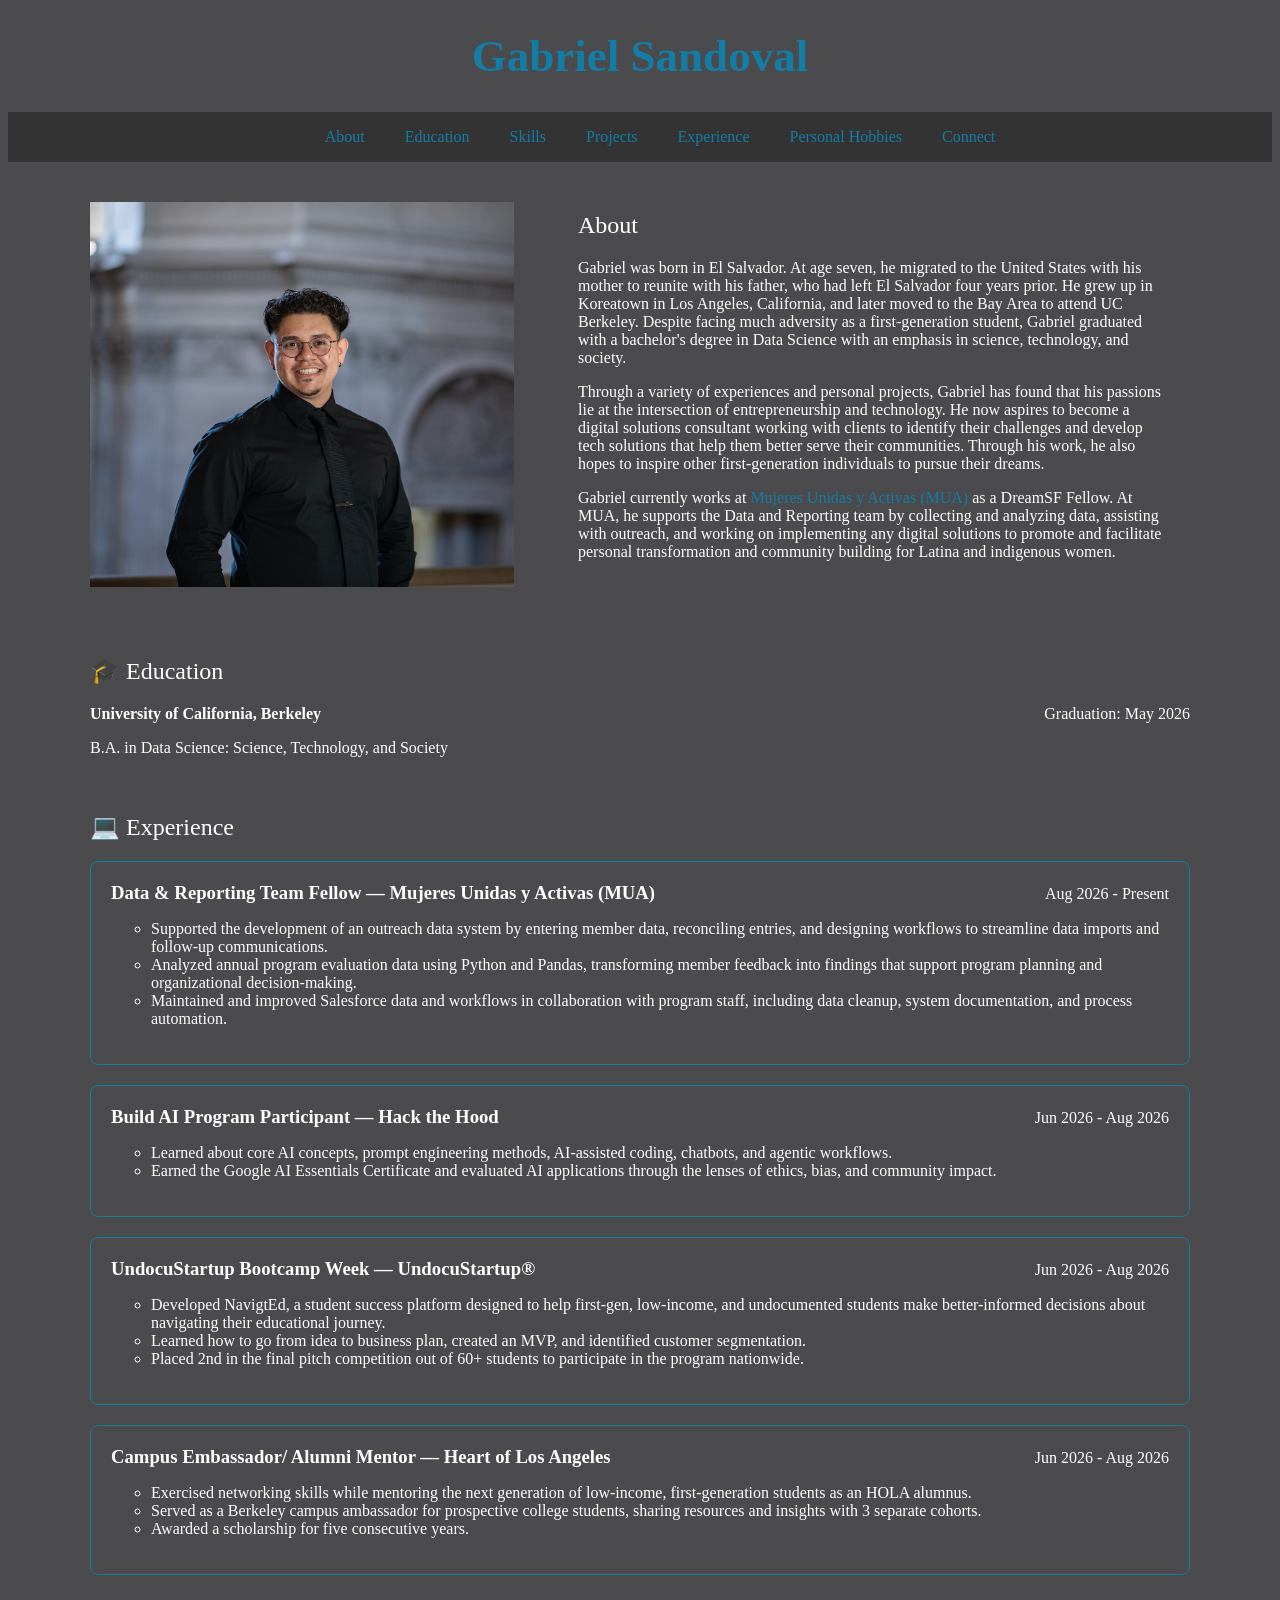
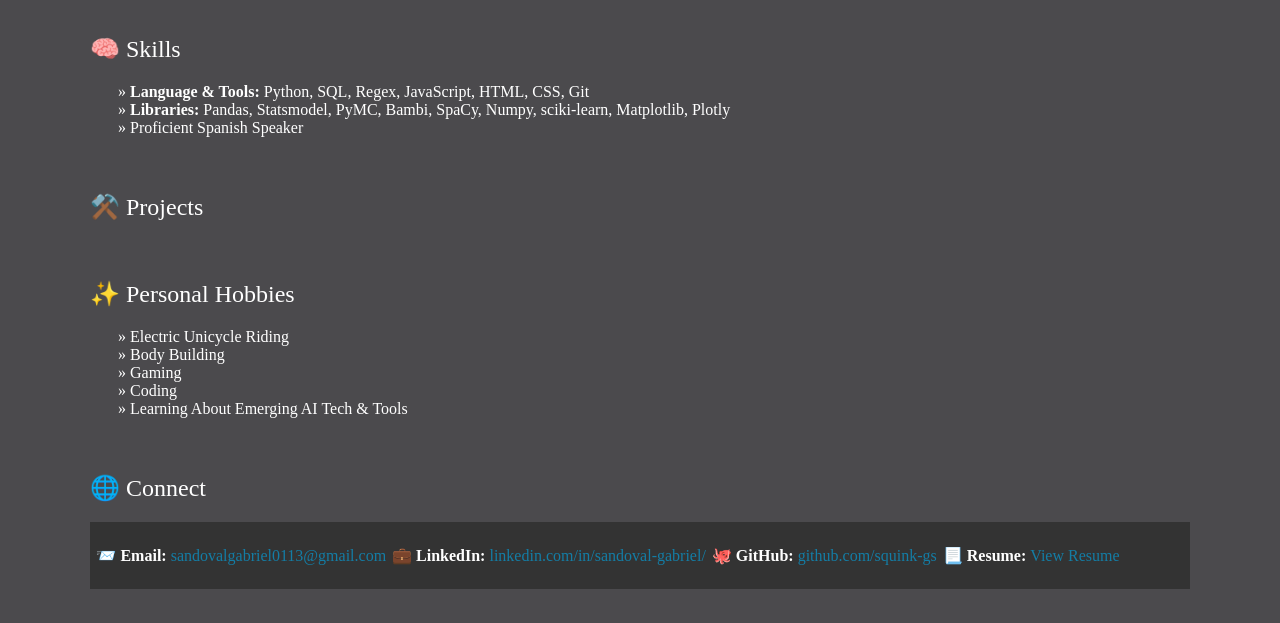
<file: assignments/week-5/index.html>
<!DOCTYPE html>
<html lang="en">
<head>
   <meta charset="UTF-8">
   <meta name="description" content="Get to know Gabriel a little bit more.">
   <meta name="author" content="Gabriel Sandoval">
   <title> Gabriel's Portfolio </title>
   <link rel="stylesheet" href="css/index.css">
</head>

<body>
    <h1> Gabriel Sandoval </h1>

    <!-- Nav bar links -->
    <nav class="navbar">
      <ul class="nav-links">
         <li><a href="#About">About</a></li>
         <li><a href="#Education">Education</a></li>
         <li><a href="#Skills">Skills</a></li>
         <li><a href="#Projects">Projects</a></li>
         <li><a href="#Experience">Experience</a></li>
         <li><a href="#Personal Hobbies">Personal Hobbies</a></li>
         <li><a href="#Connect">Connect</a></li>
      </ul>
    </nav>
    
    <div class="intro">
       <img src="headshot.jpg" alt="A professional headshot of Gabriel">

       <section id="About">
          <h2> About </h2>
           <p>
              Gabriel was born in El Salvador. At age seven, he migrated to the United States with his mother to reunite with his father, who had left El Salvador four years prior. He grew up in Koreatown in Los Angeles, California, and later moved to the Bay Area to attend UC Berkeley. Despite facing much adversity as a first-generation student, Gabriel graduated with a bachelor's degree in Data Science with an emphasis in science, technology, and society.
           </p>
           <p>
              Through a variety of experiences and personal projects, Gabriel has found that his passions lie at the intersection of entrepreneurship and technology. He now aspires to become a digital solutions consultant working with clients to identify their challenges and develop tech solutions that help them better serve their communities. Through his work, he also hopes to inspire other first-generation individuals to pursue their dreams.
           </p>
           <p>
              Gabriel currently works at <a href="https://mujeresunidas.net/"> Mujeres Unidas y Activas (MUA)</a> as a DreamSF Fellow. At MUA, he supports the Data and Reporting team by collecting and analyzing data, assisting with outreach, and working on implementing any digital solutions to promote and facilitate personal transformation and community building for Latina and indigenous women.
           </p>

         </section>
    </div>

   <section id="Education">
      <h2>🎓 Education </h2>

      <div class="education-heading">
         <strong> University of California, Berkeley </strong>
         <span> Graduation: May 2026 </span>
      </div>

      <p> B.A. in Data Science: Science, Technology, and Society </p>
   </section> 

   <section id="Experience">
      <h2>💻 Experience </h2>

      <div class="job">
         <div class="job-header">
            <h3> Data & Reporting Team Fellow — Mujeres Unidas y Activas (MUA) </h3>
            <span> Aug 2026 - Present </span>
         </div>
         <p>
            <ul>
               <li> Supported the development of an outreach data system by entering member data, reconciling entries, and designing workflows to streamline data imports and follow-up communications. </li>
               <li> Analyzed annual program evaluation data using Python and Pandas, transforming member feedback into findings that support program planning and organizational decision-making. </li>
               <li> Maintained and improved Salesforce data and workflows in collaboration with program staff, including data cleanup, system documentation, and process automation. </li>               
            </ul>
         </p>
      </div>
      
      <div class="job">
         <div class="job-header">
            <h3> Build AI Program Participant — Hack the Hood </h3>
            <span> Jun 2026 - Aug 2026 </span>
         </div>
         <p>
            <ul>
               <li> Learned about core AI concepts, prompt engineering methods, AI-assisted coding, chatbots, and agentic workflows. </li>
               <li> Earned the Google AI Essentials Certificate and evaluated AI applications through the lenses of ethics, bias, and community impact. </li>             
            </ul>
         </p>
      </div>

      <div class="job">
         <div class="job-header">
            <h3> UndocuStartup Bootcamp Week — UndocuStartup® </h3>
            <span> Jun 2026 - Aug 2026 </span>
         </div>
         <p>
            <ul>
               <li> Developed NavigtEd, a student success platform designed to help first-gen, low-income, and undocumented students make better-informed decisions about navigating their educational journey. </li>
               <li> Learned how to go from idea to business plan, created an MVP, and identified customer segmentation. </li>             
               <li> Placed 2nd in the final pitch competition out of 60+ students to participate in the program nationwide. </li>             
            </ul>
         </p>
      </div>

      <div class="job">
         <div class="job-header">
            <h3> Campus Embassador/ Alumni Mentor — Heart of Los Angeles </h3>
            <span> Jun 2026 - Aug 2026 </span>
         </div>
         <p>
            <ul>
               <li> Exercised networking skills while mentoring the next generation of low-income, first-generation students as an HOLA alumnus. </li>
               <li> Served as a Berkeley campus ambassador for prospective college students, sharing resources and insights with 3 separate cohorts. </li>             
               <li> Awarded a scholarship for five consecutive years. </li>             
            </ul>
         </p>
      </div>
   </section>

   <section id="Skills">
      <h2>🧠 Skills </h2>
      <p>
         <ul>
          <li> <strong> Language & Tools: </strong> Python, SQL, Regex, JavaScript, HTML, CSS, Git </li>
          <li> <strong> Libraries: </strong> Pandas, Statsmodel, PyMC, Bambi, SpaCy, Numpy, sciki-learn, Matplotlib, Plotly </li>
          <li> Proficient Spanish Speaker </li>
         </ul>
      </p>
   </section>

   <section id="Projects">
      <h2>⚒️ Projects </h2>
      <ul></ul>
   </section>

   <section id="Personal Hobbies">
      <h2>✨ Personal Hobbies </h2>
      <p>
         <ul>
            <li> Electric Unicycle Riding </li>
            <li> Body Building </li>
            <li> Gaming </li>
            <li> Coding </li>
            <li> Learning About Emerging AI Tech & Tools </li>
         </ul>
      </p>
   </section>

   <section id="Connect">
      <h2>🌐 Connect </h2>
      <ul>
         <li> <strong> Email: </strong> <a href="sandovalgabriel0113@gmail.com"> sandovalgabriel0113@gmail.com </a> </li>
         <li> <strong> LinkedIn: </strong> <a href="https://www.linkedin.com/in/sandoval-gabriel/"> linkedin.com/in/sandoval-gabriel/ </a> </li>
         <li> <strong> GitHub: </strong> <a href="https://github.com/squink-gs"> github.com/squink-gs </a> </li>
         <li> <strong> Resume: </strong> <a href="https://docs.google.com/document/d/16vfj9Y_ZyW4raI9mypz3U-f19XQxJFmJdSGSXsLmTzg/edit?usp=sharing"> View Resume </a> </li>
      </ul>
   </section>
</body>

</html>
</file>
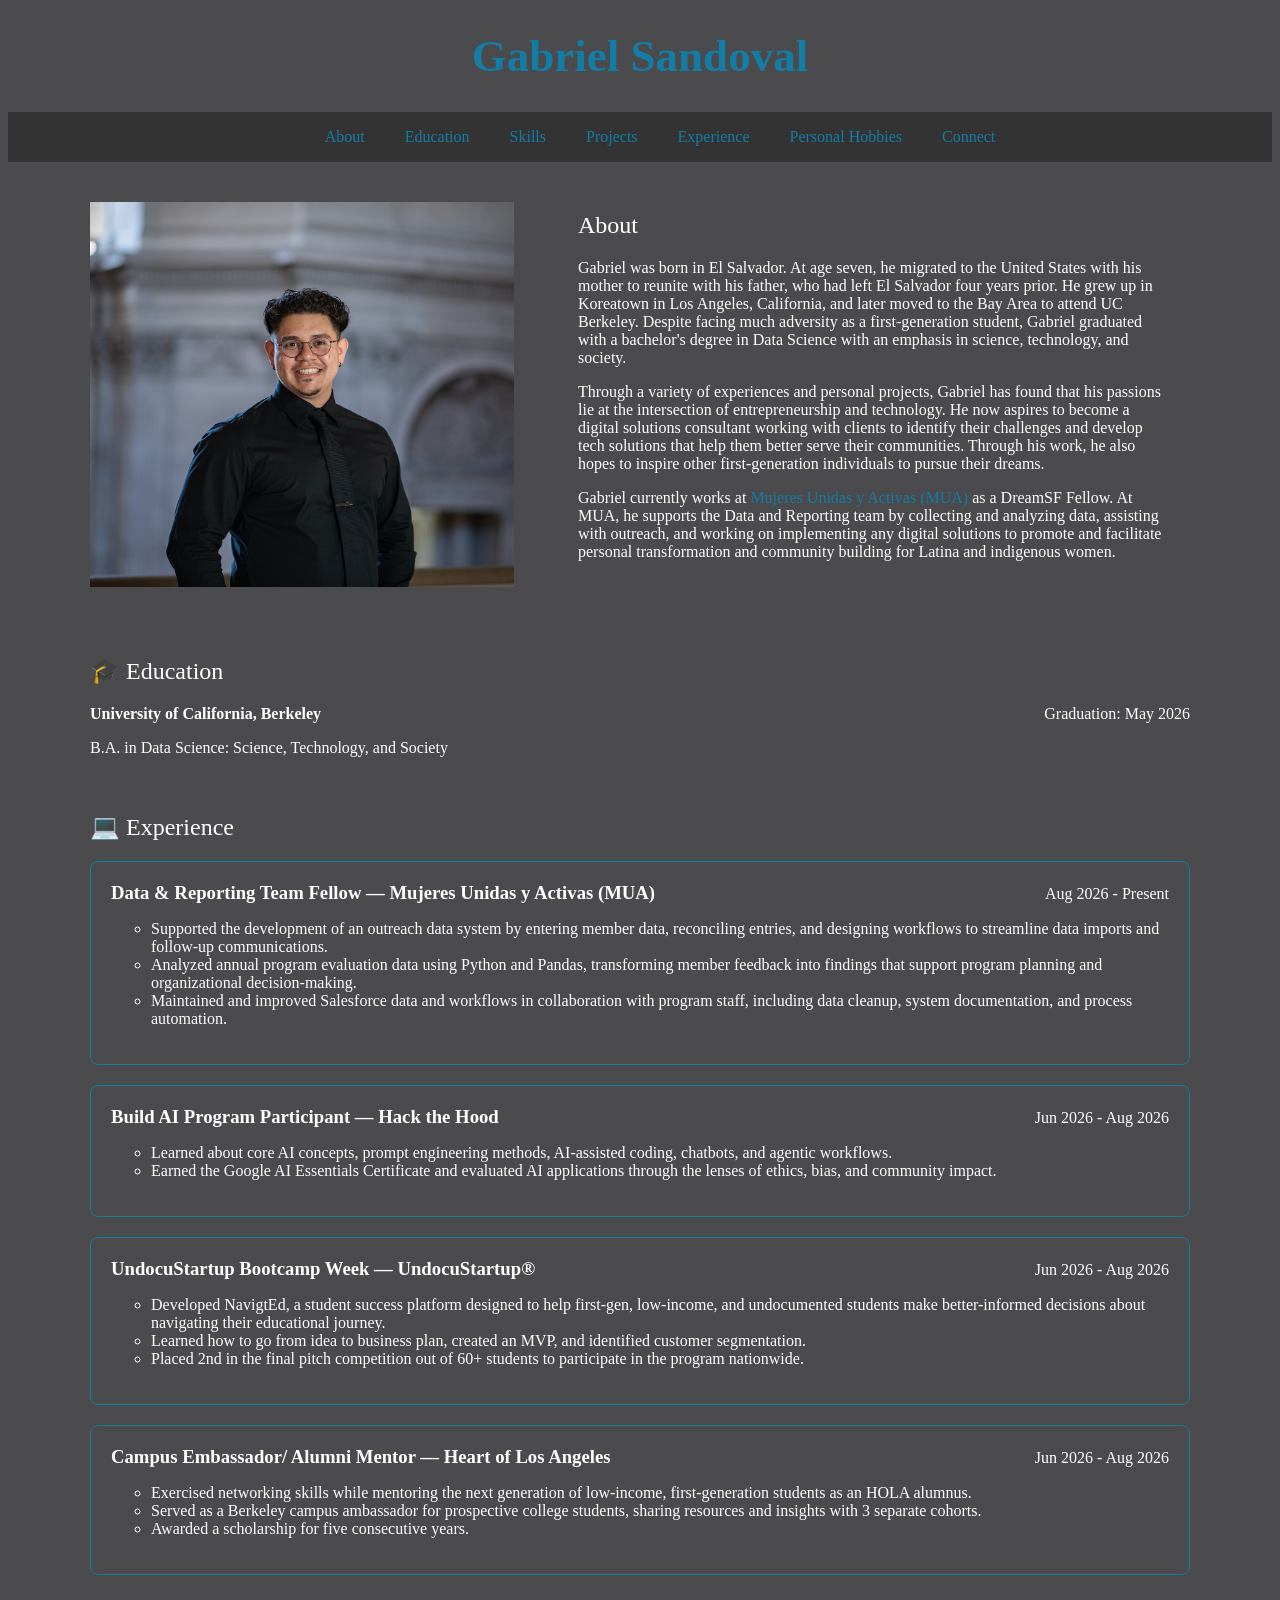
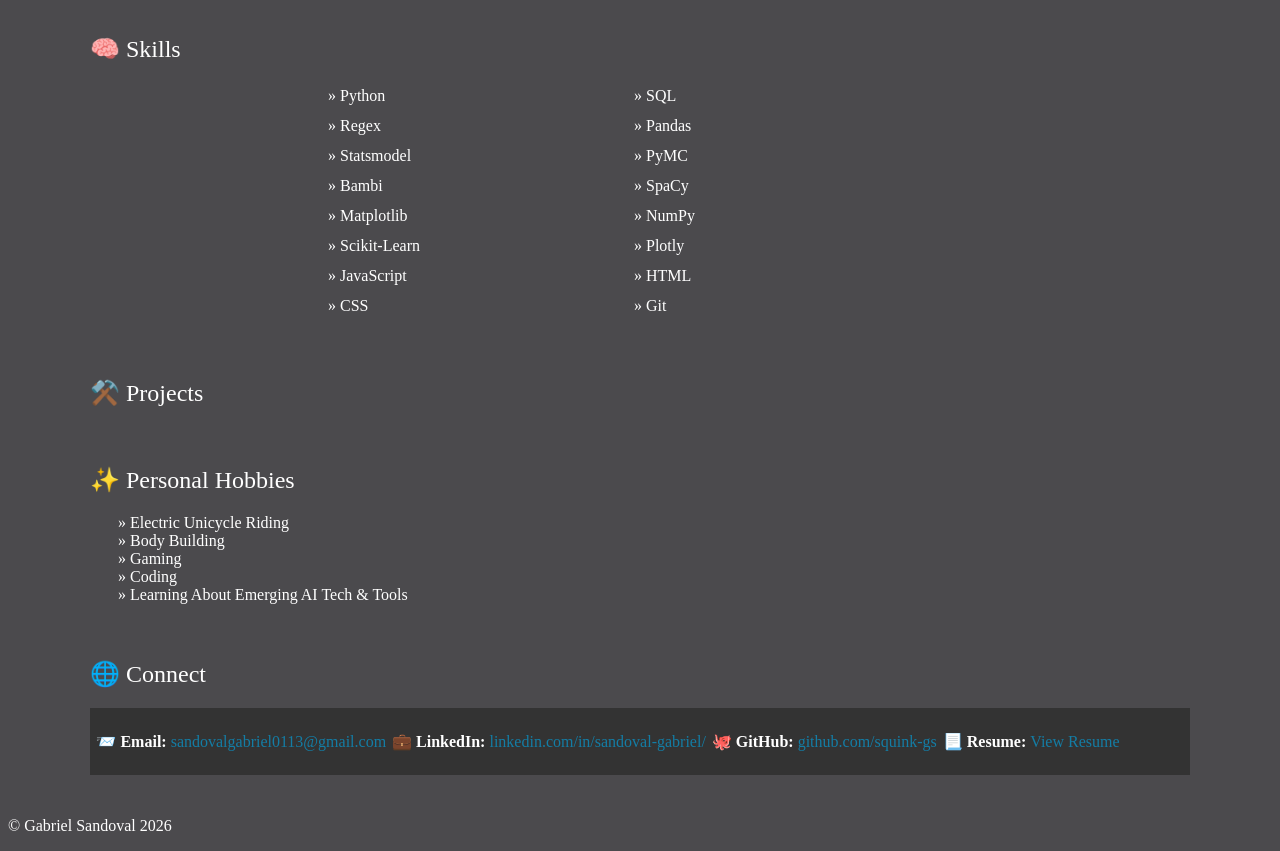
<file: assignments/week-7/index.html>
<!DOCTYPE html>
<html lang="en">
<head>
   <meta charset="UTF-8">
   <meta name="description" content="Get to know Gabriel a little bit more.">
   <meta name="author" content="Gabriel Sandoval">
   <title> Gabriel's Portfolio </title>
   <link rel="stylesheet" href="css/index.css">
</head>

<body>
    <h1> Gabriel Sandoval </h1>

    <!-- Nav bar links -->
    <nav class="navbar">
      <ul class="nav-links">
         <li><a href="#About">About</a></li>
         <li><a href="#Education">Education</a></li>
         <li><a href="#Skills">Skills</a></li>
         <li><a href="#Projects">Projects</a></li>
         <li><a href="#Experience">Experience</a></li>
         <li><a href="#Personal Hobbies">Personal Hobbies</a></li>
         <li><a href="#Connect">Connect</a></li>
      </ul>
    </nav>
    
    <div class="intro">
       <img src="headshot.jpg" alt="A professional headshot of Gabriel">

       <section id="About">
          <h2> About </h2>
           <p>
              Gabriel was born in El Salvador. At age seven, he migrated to the United States with his mother to reunite with his father, who had left El Salvador four years prior. He grew up in Koreatown in Los Angeles, California, and later moved to the Bay Area to attend UC Berkeley. Despite facing much adversity as a first-generation student, Gabriel graduated with a bachelor's degree in Data Science with an emphasis in science, technology, and society.
           </p>
           <p>
              Through a variety of experiences and personal projects, Gabriel has found that his passions lie at the intersection of entrepreneurship and technology. He now aspires to become a digital solutions consultant working with clients to identify their challenges and develop tech solutions that help them better serve their communities. Through his work, he also hopes to inspire other first-generation individuals to pursue their dreams.
           </p>
           <p>
              Gabriel currently works at <a href="https://mujeresunidas.net/"> Mujeres Unidas y Activas (MUA)</a> as a DreamSF Fellow. At MUA, he supports the Data and Reporting team by collecting and analyzing data, assisting with outreach, and working on implementing any digital solutions to promote and facilitate personal transformation and community building for Latina and indigenous women.
           </p>

         </section>
    </div>

   <section id="Education">
      <h2>🎓 Education </h2>

      <div class="education-heading">
         <strong> University of California, Berkeley </strong>
         <span> Graduation: May 2026 </span>
      </div>

      <p> B.A. in Data Science: Science, Technology, and Society </p>
   </section> 

   <section id="Experience">
      <h2>💻 Experience </h2>

      <div class="job">
         <div class="job-header">
            <h3> Data & Reporting Team Fellow — Mujeres Unidas y Activas (MUA) </h3>
            <span> Aug 2026 - Present </span>
         </div>
         <p>
            <ul>
               <li> Supported the development of an outreach data system by entering member data, reconciling entries, and designing workflows to streamline data imports and follow-up communications. </li>
               <li> Analyzed annual program evaluation data using Python and Pandas, transforming member feedback into findings that support program planning and organizational decision-making. </li>
               <li> Maintained and improved Salesforce data and workflows in collaboration with program staff, including data cleanup, system documentation, and process automation. </li>               
            </ul>
         </p>
      </div>
      
      <div class="job">
         <div class="job-header">
            <h3> Build AI Program Participant — Hack the Hood </h3>
            <span> Jun 2026 - Aug 2026 </span>
         </div>
         <p>
            <ul>
               <li> Learned about core AI concepts, prompt engineering methods, AI-assisted coding, chatbots, and agentic workflows. </li>
               <li> Earned the Google AI Essentials Certificate and evaluated AI applications through the lenses of ethics, bias, and community impact. </li>             
            </ul>
         </p>
      </div>

      <div class="job">
         <div class="job-header">
            <h3> UndocuStartup Bootcamp Week — UndocuStartup® </h3>
            <span> Jun 2026 - Aug 2026 </span>
         </div>
         <p>
            <ul>
               <li> Developed NavigtEd, a student success platform designed to help first-gen, low-income, and undocumented students make better-informed decisions about navigating their educational journey. </li>
               <li> Learned how to go from idea to business plan, created an MVP, and identified customer segmentation. </li>             
               <li> Placed 2nd in the final pitch competition out of 60+ students to participate in the program nationwide. </li>             
            </ul>
         </p>
      </div>

      <div class="job">
         <div class="job-header">
            <h3> Campus Embassador/ Alumni Mentor — Heart of Los Angeles </h3>
            <span> Jun 2026 - Aug 2026 </span>
         </div>
         <p>
            <ul>
               <li> Exercised networking skills while mentoring the next generation of low-income, first-generation students as an HOLA alumnus. </li>
               <li> Served as a Berkeley campus ambassador for prospective college students, sharing resources and insights with 3 separate cohorts. </li>             
               <li> Awarded a scholarship for five consecutive years. </li>             
            </ul>
         </p>
      </div>
   </section>

   <section id="Skills">
      <h2>🧠 Skills </h2>
      <p>
         <ul></ul>
      </p>
   </section>

   <section id="Projects">
      <h2>⚒️ Projects </h2>
      <ul></ul>
   </section>

   <section id="Personal Hobbies">
      <h2>✨ Personal Hobbies </h2>
      <p>
         <ul>
            <li> Electric Unicycle Riding </li>
            <li> Body Building </li>
            <li> Gaming </li>
            <li> Coding </li>
            <li> Learning About Emerging AI Tech & Tools </li>
         </ul>
      </p>
   </section>

   <section id="Connect">
      <h2>🌐 Connect </h2>
      <ul>
         <li> <strong> Email: </strong> <a href="sandovalgabriel0113@gmail.com"> sandovalgabriel0113@gmail.com </a> </li>
         <li> <strong> LinkedIn: </strong> <a href="https://www.linkedin.com/in/sandoval-gabriel/"> linkedin.com/in/sandoval-gabriel/ </a> </li>
         <li> <strong> GitHub: </strong> <a href="https://github.com/squink-gs"> github.com/squink-gs </a> </li>
         <li> <strong> Resume: </strong> <a href="https://docs.google.com/document/d/16vfj9Y_ZyW4raI9mypz3U-f19XQxJFmJdSGSXsLmTzg/edit?usp=sharing"> View Resume </a> </li>
      </ul>
   </section>

   <script src="js/index.js"></script>
</body>

</html>
</file>
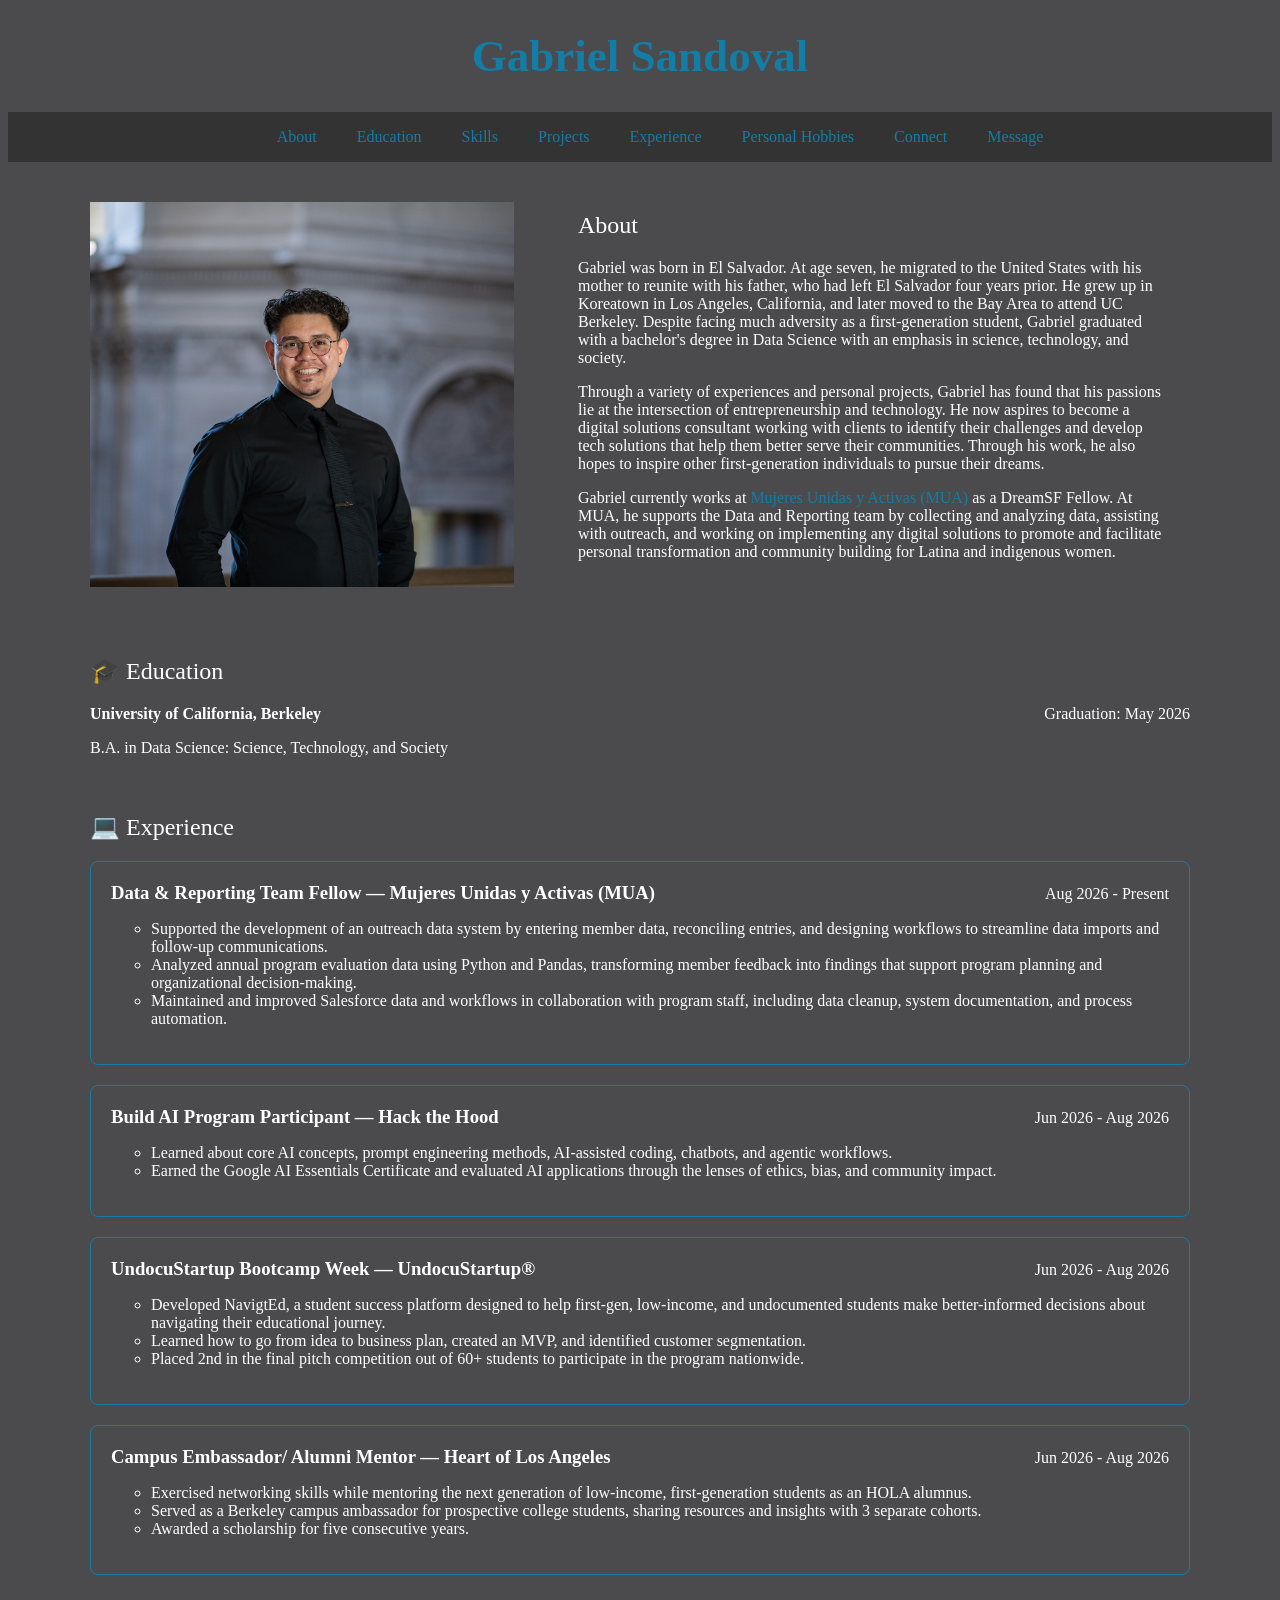
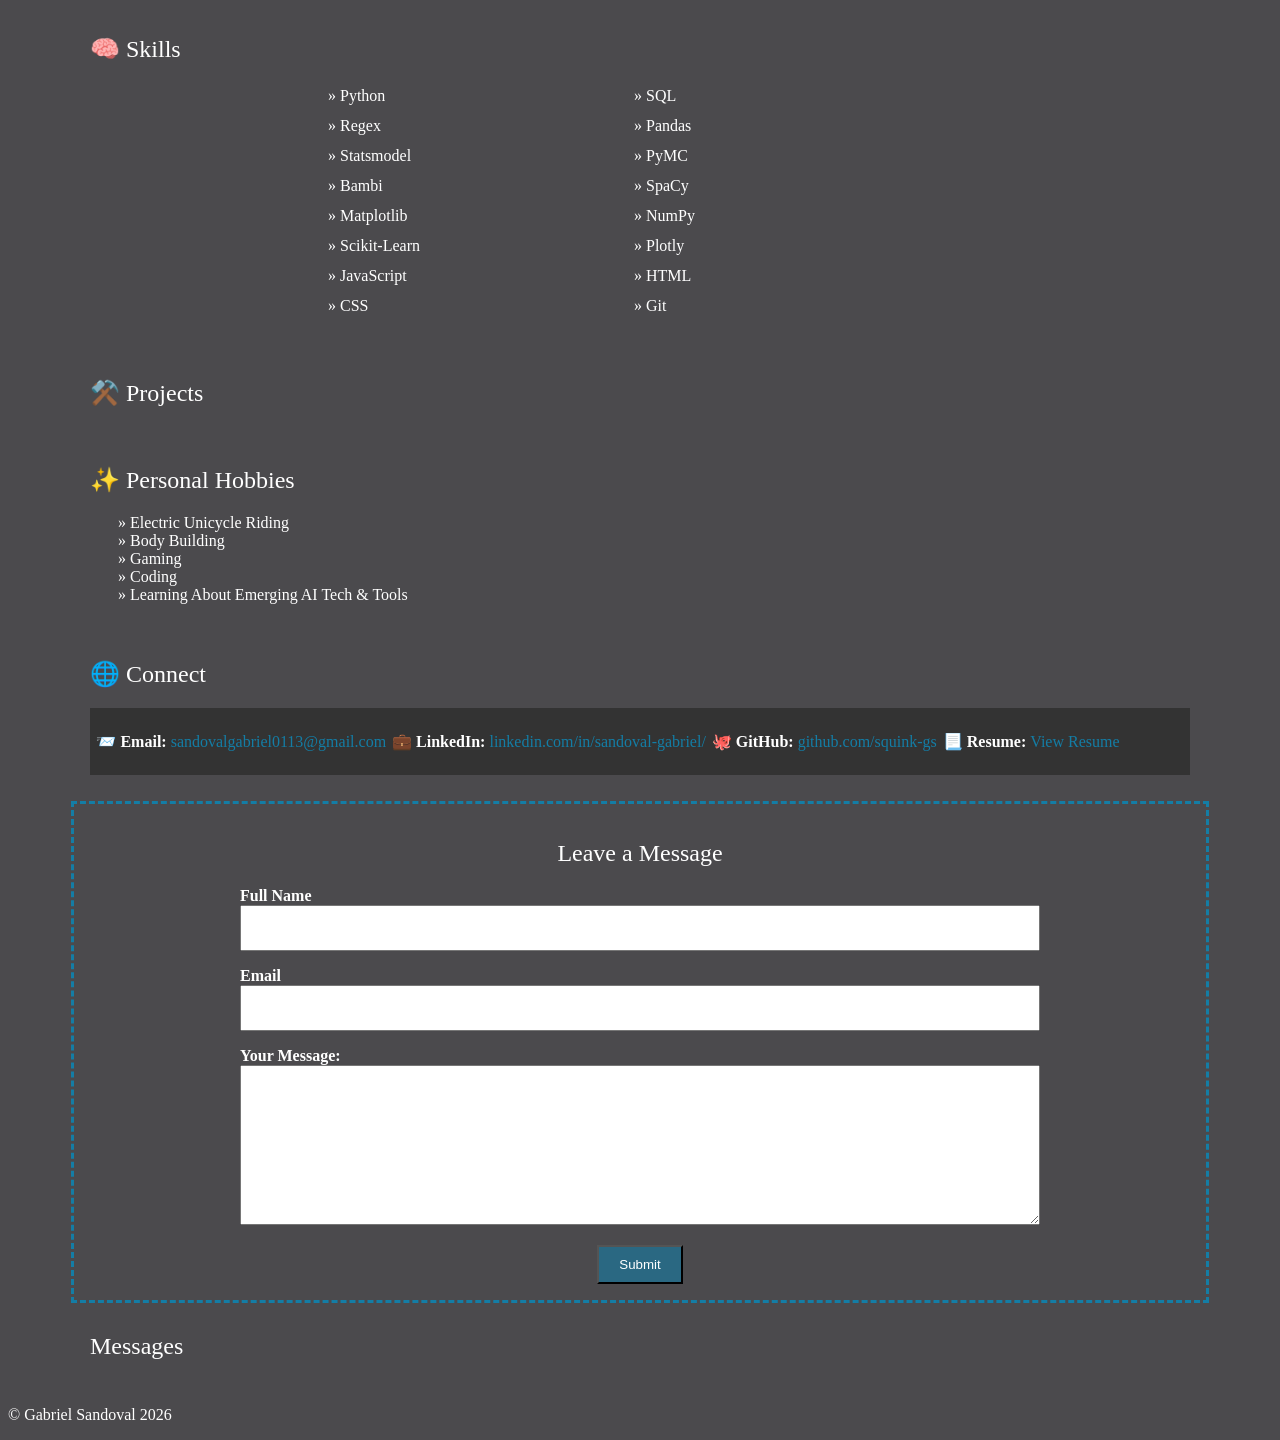
<file: assignments/week-8/index.html>
<!DOCTYPE html>
<html lang="en">
<head>
   <meta charset="UTF-8">
   <meta name="description" content="Get to know Gabriel a little bit more.">
   <meta name="author" content="Gabriel Sandoval">
   <title> Gabriel's Portfolio </title>
   <link rel="stylesheet" href="css/index.css">
</head>

<body>
    <h1> Gabriel Sandoval </h1>

    <!-- Nav bar links -->
    <nav class="navbar">
      <ul class="nav-links">
         <li><a href="#About">About</a></li>
         <li><a href="#Education">Education</a></li>
         <li><a href="#Skills">Skills</a></li>
         <li><a href="#Projects">Projects</a></li>
         <li><a href="#Experience">Experience</a></li>
         <li><a href="#Personal Hobbies">Personal Hobbies</a></li>
         <li><a href="#Connect">Connect</a></li>
         <li><a href="#Message">Message</a></li>
      </ul>
    </nav>
    
    <div class="intro">
       <img src="headshot.jpg" alt="A professional headshot of Gabriel">

       <section id="About">
          <h2> About </h2>
           <p>
              Gabriel was born in El Salvador. At age seven, he migrated to the United States with his mother to reunite with his father, who had left El Salvador four years prior. He grew up in Koreatown in Los Angeles, California, and later moved to the Bay Area to attend UC Berkeley. Despite facing much adversity as a first-generation student, Gabriel graduated with a bachelor's degree in Data Science with an emphasis in science, technology, and society.
           </p>
           <p>
              Through a variety of experiences and personal projects, Gabriel has found that his passions lie at the intersection of entrepreneurship and technology. He now aspires to become a digital solutions consultant working with clients to identify their challenges and develop tech solutions that help them better serve their communities. Through his work, he also hopes to inspire other first-generation individuals to pursue their dreams.
           </p>
           <p>
              Gabriel currently works at <a href="https://mujeresunidas.net/"> Mujeres Unidas y Activas (MUA)</a> as a DreamSF Fellow. At MUA, he supports the Data and Reporting team by collecting and analyzing data, assisting with outreach, and working on implementing any digital solutions to promote and facilitate personal transformation and community building for Latina and indigenous women.
           </p>

         </section>
    </div>

   <section id="Education">
      <h2>🎓 Education </h2>

      <div class="education-heading">
         <strong> University of California, Berkeley </strong>
         <span> Graduation: May 2026 </span>
      </div>

      <p> B.A. in Data Science: Science, Technology, and Society </p>
   </section> 

   <section id="Experience">
      <h2>💻 Experience </h2>

      <div class="job">
         <div class="job-header">
            <h3> Data & Reporting Team Fellow — Mujeres Unidas y Activas (MUA) </h3>
            <span> Aug 2026 - Present </span>
         </div>
         <p>
            <ul>
               <li> Supported the development of an outreach data system by entering member data, reconciling entries, and designing workflows to streamline data imports and follow-up communications. </li>
               <li> Analyzed annual program evaluation data using Python and Pandas, transforming member feedback into findings that support program planning and organizational decision-making. </li>
               <li> Maintained and improved Salesforce data and workflows in collaboration with program staff, including data cleanup, system documentation, and process automation. </li>               
            </ul>
         </p>
      </div>
      
      <div class="job">
         <div class="job-header">
            <h3> Build AI Program Participant — Hack the Hood </h3>
            <span> Jun 2026 - Aug 2026 </span>
         </div>
         <p>
            <ul>
               <li> Learned about core AI concepts, prompt engineering methods, AI-assisted coding, chatbots, and agentic workflows. </li>
               <li> Earned the Google AI Essentials Certificate and evaluated AI applications through the lenses of ethics, bias, and community impact. </li>             
            </ul>
         </p>
      </div>

      <div class="job">
         <div class="job-header">
            <h3> UndocuStartup Bootcamp Week — UndocuStartup® </h3>
            <span> Jun 2026 - Aug 2026 </span>
         </div>
         <p>
            <ul>
               <li> Developed NavigtEd, a student success platform designed to help first-gen, low-income, and undocumented students make better-informed decisions about navigating their educational journey. </li>
               <li> Learned how to go from idea to business plan, created an MVP, and identified customer segmentation. </li>             
               <li> Placed 2nd in the final pitch competition out of 60+ students to participate in the program nationwide. </li>             
            </ul>
         </p>
      </div>

      <div class="job">
         <div class="job-header">
            <h3> Campus Embassador/ Alumni Mentor — Heart of Los Angeles </h3>
            <span> Jun 2026 - Aug 2026 </span>
         </div>
         <p>
            <ul>
               <li> Exercised networking skills while mentoring the next generation of low-income, first-generation students as an HOLA alumnus. </li>
               <li> Served as a Berkeley campus ambassador for prospective college students, sharing resources and insights with 3 separate cohorts. </li>             
               <li> Awarded a scholarship for five consecutive years. </li>             
            </ul>
         </p>
      </div>
   </section>

   <section id="Skills">
      <h2>🧠 Skills </h2>
      <p>
         <ul></ul>
      </p>
   </section>

   <section id="Projects">
      <h2>⚒️ Projects </h2>
      <ul></ul>
   </section>

   <section id="Personal Hobbies">
      <h2>✨ Personal Hobbies </h2>
      <p>
         <ul>
            <li> Electric Unicycle Riding </li>
            <li> Body Building </li>
            <li> Gaming </li>
            <li> Coding </li>
            <li> Learning About Emerging AI Tech & Tools </li>
         </ul>
      </p>
   </section>

   <section id="Connect">
      <h2>🌐 Connect </h2>
      <ul>
         <li> <strong> Email: </strong> <a href="sandovalgabriel0113@gmail.com"> sandovalgabriel0113@gmail.com </a> </li>
         <li> <strong> LinkedIn: </strong> <a href="https://www.linkedin.com/in/sandoval-gabriel/"> linkedin.com/in/sandoval-gabriel/ </a> </li>
         <li> <strong> GitHub: </strong> <a href="https://github.com/squink-gs"> github.com/squink-gs </a> </li>
         <li> <strong> Resume: </strong> <a href="https://docs.google.com/document/d/16vfj9Y_ZyW4raI9mypz3U-f19XQxJFmJdSGSXsLmTzg/edit?usp=sharing"> View Resume </a> </li>
      </ul>
   </section>

   <!-- Creating a section for submitting a form to leave me a messsage -->
   <section id="Message">
      <h2> Leave a Message </h2>
      <form name="leave_message">
         <label for="usersName">Full Name</label><br>
         <input type="text" name="usersName" required="true"><br>
         
         <label for="usersEmail">Email</label><br>
         <input type="email" name="usersEmail" required="true"><br>
         
         <label for="usersMessage">Your Message:</label><br>
         <textarea name="usersMessage" required="true"></textarea><br>
         
         <button type="submit"> Submit </button>
      </form>
   </section>

   <section id="messages">
      <h2> Messages </h2>
      <ul></ul>
   </section>

   <script src="js/index.js"></script>
</body>

</html>
</file>
<file: assignments/week-5/css/index.css>
body {
    background-color: rgba(56, 55, 58, 0.9);
    color: rgb(255, 255, 255);
    font-family: Garamond, serif;
}

section {
    /* border: 1px solid red; */
    max-width: 1100px;
    margin: 0 auto;
    padding: 10px 24px;
}

h1 {
    text-align: center;
    color: rgb(20, 125, 165);
    font-size: 45px;
}

h2 {
    font-weight: normal;
}

.intro {
    display: grid;
    grid-template-columns: 2fr 3fr;
    gap: 40px;
    width: 90%;
    max-width: 1100px;
    margin: 40px auto;
}

.intro img {
    width: 100%;
    height: 100%;
    object-fit: cover;
    min-height: 0;
}

.intro h2 {
    margin-top: 0;
}

.education-heading {
    display: flex;
    justify-content: space-between;
    align-items: baseline;
    flex-wrap: wrap;
    gap: 700px;
}

a,
a:visited {
    color: rgb(20, 125, 165);
}

a:hover {
    color:rgb(255, 255, 255);
}

a {
    text-decoration: none;
}

.navbar {
    display: flex;
    justify-content: center;
    align-items: center;
    background-color: #333;
    padding: 15px 30 px;
    position: sticky;
    top: 0;
}

.nav-links {
    display: flex;
    gap: 40px;
    list-style: none; 
}

.job-header {
    display: flex;
    justify-content: space-between;
    align-items: baseline;
    flex-wrap: wrap;
    gap: 4px 16px;
}

.job-header h3 {
    margin: 0;
}

.job {
    border: 1px double rgb(20, 125, 165);
    border-radius: 8px;
    padding: 20px;
    margin-bottom: 20px;
}

#Experience li{
    list-style-type: circle;
}

section li {
    list-style-type: "» ";
}

/* Styling the connect section */
#Connect ul {
    display: flex;
    justify-content: center;
    align-items: center;
    gap: 30px;
    flex-wrap: wrap;
    padding: 24px 40px;

    list-style: none;
    padding-left: 0;
    background-color: #333;
}

#Connect li:nth-child(1)::marker { /* Recall: CSS is 1-indexed */
    content: "📨 "
}

#Connect li:nth-child(2)::marker {
    content: "💼 "
}

#Connect li:nth-child(3)::marker {
    content: "🐙 "
}

#Connect li:nth-child(4)::marker {
    content: "📃 "
}
</file>
<file: assignments/week-7/css/index.css>
body {
    background-color: rgba(56, 55, 58, 0.9);
    color: rgb(255, 255, 255);
    font-family: Garamond, serif;
}

section {
    /* border: 1px solid red; */
    max-width: 1100px;
    margin: 0 auto;
    padding: 10px 24px;
}

h1 {
    text-align: center;
    color: rgb(20, 125, 165);
    font-size: 45px;
}

h2 {
    font-weight: normal;
}

.intro {
    display: grid;
    grid-template-columns: 2fr 3fr;
    gap: 40px;
    width: 90%;
    max-width: 1100px;
    margin: 40px auto;
}

.intro img {
    width: 100%;
    height: 100%;
    object-fit: cover;
    min-height: 0;
}

.intro h2 {
    margin-top: 0;
}

.education-heading {
    display: flex;
    justify-content: space-between;
    align-items: baseline;
    flex-wrap: wrap;
    gap: 700px;
}

a,
a:visited {
    color: rgb(20, 125, 165);
}

a:hover {
    color:rgb(255, 255, 255);
}

a {
    text-decoration: none;
}

.navbar {
    display: flex;
    justify-content: center;
    align-items: center;
    background-color: #333;
    padding: 15px 30 px;
    position: sticky;
    top: 0;
}

.nav-links {
    display: flex;
    gap: 40px;
    list-style: none; 
}

.job-header {
    display: flex;
    justify-content: space-between;
    align-items: baseline;
    flex-wrap: wrap;
    gap: 4px 16px;
}

.job-header h3 {
    margin: 0;
}

.job {
    border: 1px double rgb(20, 125, 165);
    border-radius: 8px;
    padding: 20px;
    margin-bottom: 20px;
}

#Experience li{
    list-style-type: circle;
}

section li {
    list-style-type: "» ";
}

/* Styling the skills section */
#Skills ul {
    display: flex;
    flex-wrap: wrap;
    gap: 12px;
    padding: 0;
    list-style: none;
    max-width: 600px;
    margin: 24px auto;
}

#Skills li {
    flex: 0 0 calc(50% - 6px);
}

/* Styling the connect section */
#Connect ul {
    display: flex;
    justify-content: center;
    align-items: center;
    gap: 30px;
    flex-wrap: wrap;
    padding: 24px 40px;

    list-style: none;
    padding-left: 0;
    background-color: #333;
}

#Connect li:nth-child(1)::marker { /* Recall: CSS is 1-indexed */
    content: "📨 "
}

#Connect li:nth-child(2)::marker {
    content: "💼 "
}

#Connect li:nth-child(3)::marker {
    content: "🐙 "
}

#Connect li:nth-child(4)::marker {
    content: "📃 "
}
</file>
<file: assignments/week-8/css/index.css>
body {
    background-color: rgba(56, 55, 58, 0.9);
    color: rgb(255, 255, 255);
    font-family: Garamond, serif;
}

section {
    /* border: 1px solid red; */
    max-width: 1100px;
    margin: 0 auto;
    padding: 10px 24px;
}

h1 {
    text-align: center;
    color: rgb(20, 125, 165);
    font-size: 45px;
}

h2 {
    font-weight: normal;
}

.intro {
    display: grid;
    grid-template-columns: 2fr 3fr;
    gap: 40px;
    width: 90%;
    max-width: 1100px;
    margin: 40px auto;
}

.intro img {
    width: 100%;
    height: 100%;
    object-fit: cover;
    min-height: 0;
}

.intro h2 {
    margin-top: 0;
}

.education-heading {
    display: flex;
    justify-content: space-between;
    align-items: baseline;
    flex-wrap: wrap;
    gap: 700px;
}

a,
a:visited {
    color: rgb(20, 125, 165);
}

a:hover {
    color:rgb(255, 255, 255);
}

a {
    text-decoration: none;
}

.navbar {
    display: flex;
    justify-content: center;
    align-items: center;
    background-color: #333;
    padding: 15px 30 px;
    position: sticky;
    top: 0;
}

.nav-links {
    display: flex;
    gap: 40px;
    list-style: none; 
}

.job-header {
    display: flex;
    justify-content: space-between;
    align-items: baseline;
    flex-wrap: wrap;
    gap: 4px 16px;
}

.job-header h3 {
    margin: 0;
}

.job {
    border: 1px double rgb(20, 125, 165);
    border-radius: 8px;
    padding: 20px;
    margin-bottom: 20px;
}

#Experience li{
    list-style-type: circle;
}

section li {
    list-style-type: "» ";
}

/* Styling the skills section */
#Skills ul {
    display: flex;
    flex-wrap: wrap;
    gap: 12px;
    padding: 0;
    list-style: none;
    max-width: 600px;
    margin: 24px auto;
}

#Skills li {
    flex: 0 0 calc(50% - 6px);
}

/* Styling the connect section */
#Connect ul {
    display: flex;
    justify-content: center;
    align-items: center;
    gap: 30px;
    flex-wrap: wrap;
    padding: 24px 40px;

    list-style: none;
    padding-left: 0;
    background-color: #333;
}

#Connect li:nth-child(1)::marker { /* Recall: CSS is 1-indexed */
    content: "📨 "
}

#Connect li:nth-child(2)::marker {
    content: "💼 "
}

#Connect li:nth-child(3)::marker {
    content: "🐙 "
}

#Connect li:nth-child(4)::marker {
    content: "📃 "
}

#Message {
    border: 3px dashed rgb(20, 125, 165);
    /* background-color: rgb(20, 125, 165); */
    padding: 16px;
}

#Message h2 {
    text-align: center;
}


form[name="leave_message"] {
    max-width: 800px;
    margin: 0 auto;
    
}

form[name="leave_message"] label {
    font-weight: bold;

}

form[name="leave_message"] input,
form[name="leave_message"] textarea {
    width: 100%;
    box-sizing: border-box;
    padding: 12px;
    margin-bottom: 16px;
    font: inherit;
}

form[name="leave_message"] textarea {
    min-height: 160px;
    resize: vertical;
}

form[name="leave_message"] button[type="submit"] {
    background-color: rgb(20, 125, 165, 0.6);
    color: white;
    padding: 10px 20px;
    display: block;
    margin: 0 auto;
}
</file>
